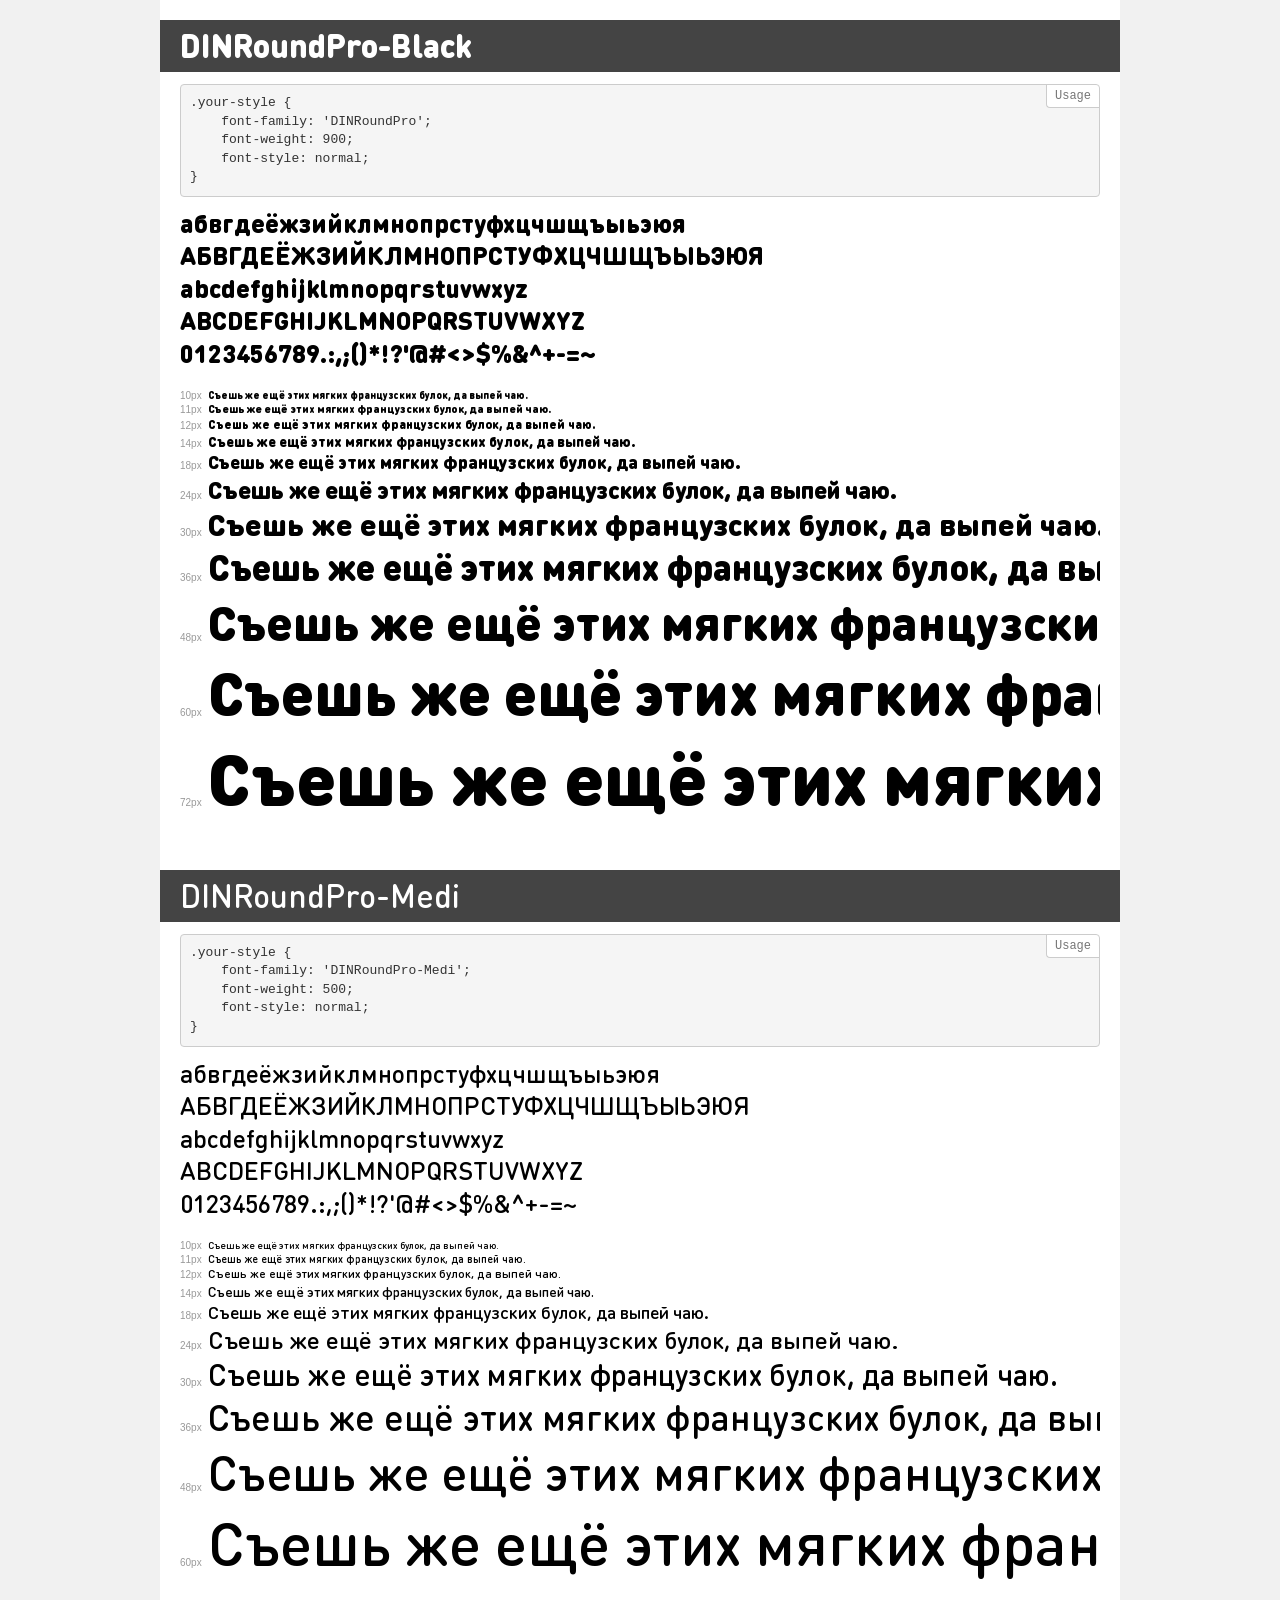
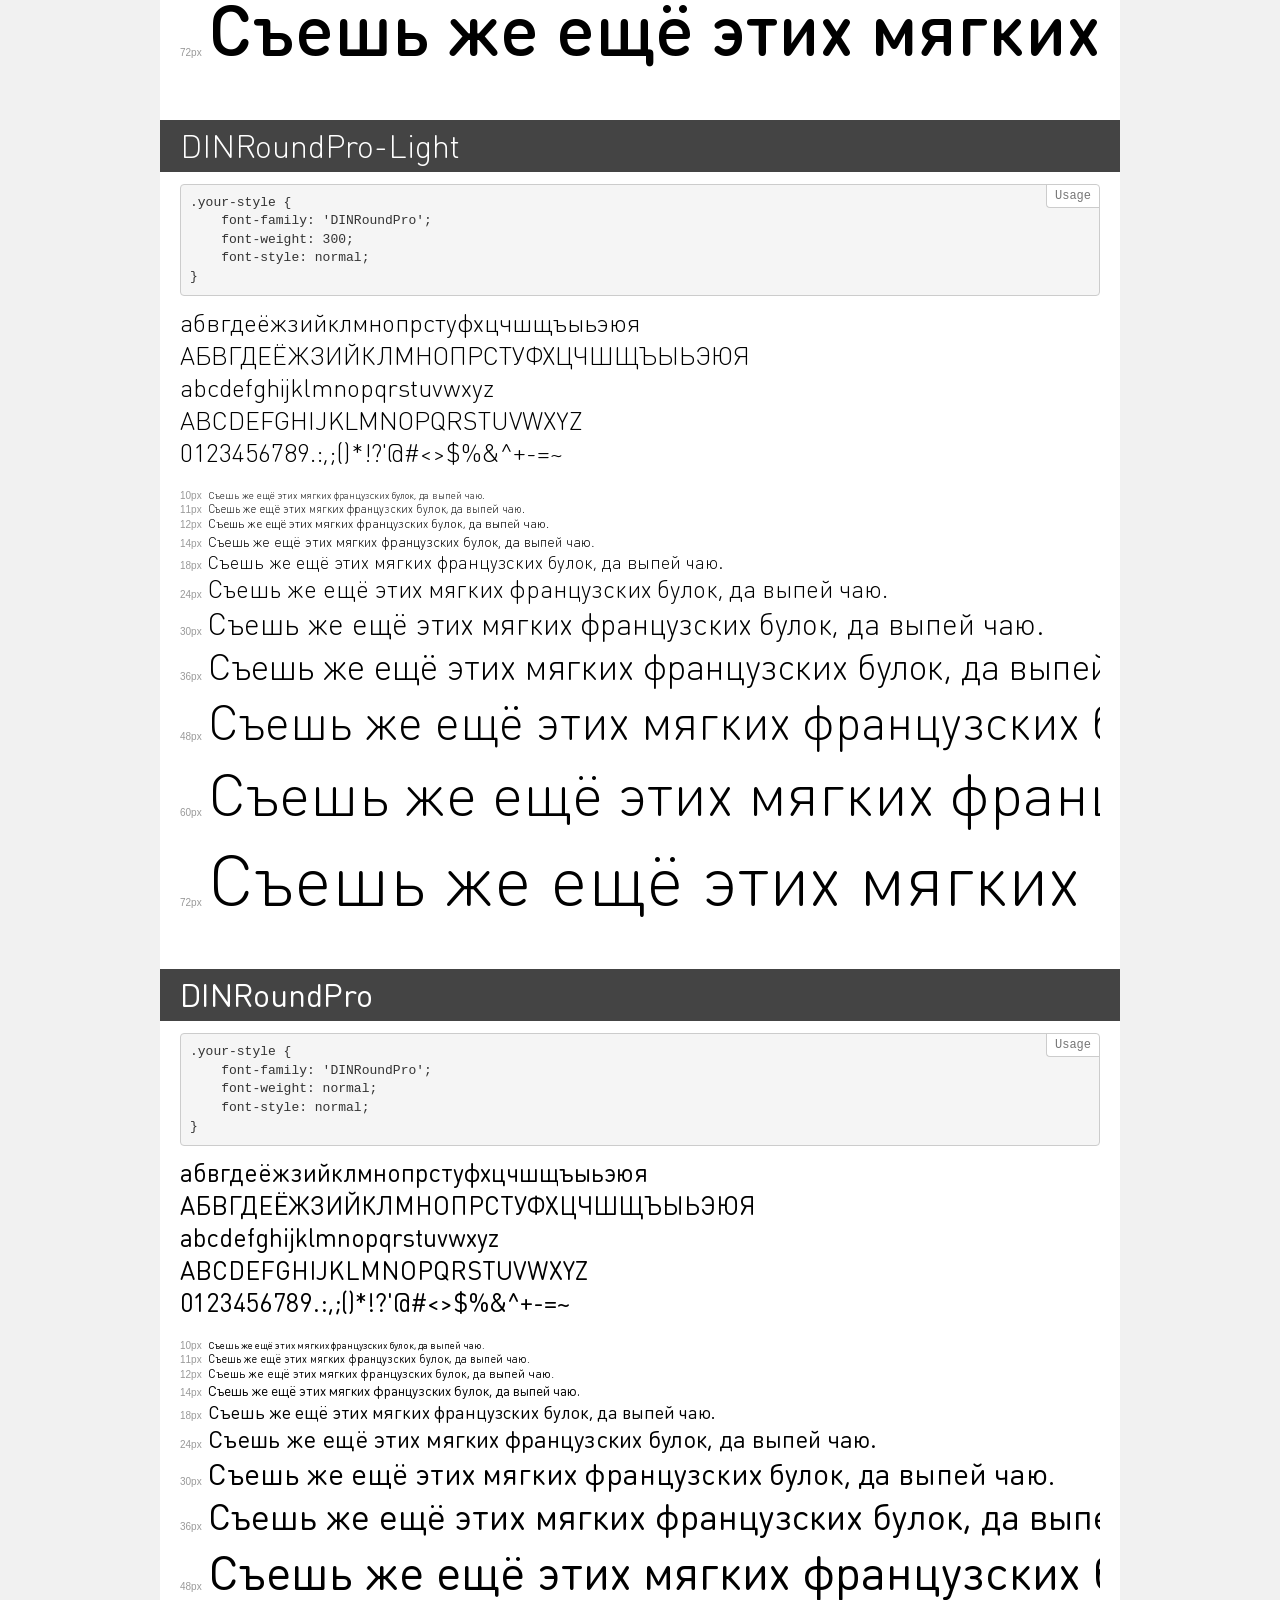
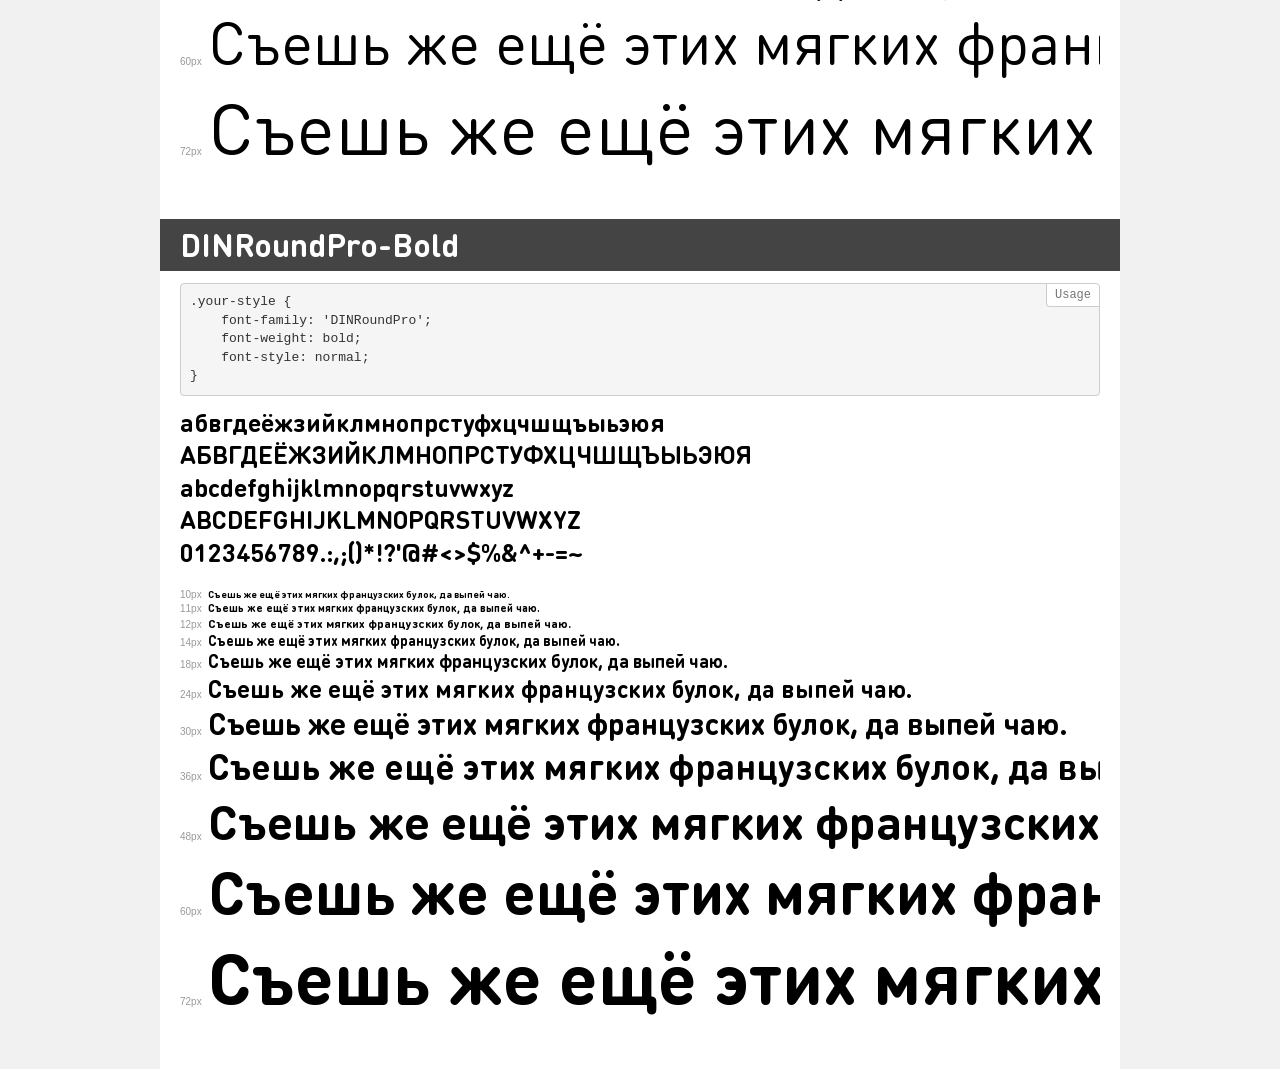
<file: fonts/services/demo.html>
<!DOCTYPE html>
<html>
<head>
    <meta charset="utf-8">
    <meta http-equiv="X-UA-Compatible" content="IE=edge">
    <meta name="viewport" content="width=device-width, initial-scale=1">
    <meta name="robots" content="noindex, noarchive">
    <meta name="format-detection" content="telephone=no">
    <title>Transfonter demo</title>
    <link href="stylesheet.css?_v=20260305144009" rel="stylesheet">
    <style>
        /*
        http://meyerweb.com/eric/tools/css/reset/
        v2.0 | 20110126
        License: none (public domain)
        */
        html, body, div, span, applet, object, iframe,
        h1, h2, h3, h4, h5, h6, p, blockquote, pre,
        a, abbr, acronym, address, big, cite, code,
        del, dfn, em, img, ins, kbd, q, s, samp,
        small, strike, strong, sub, sup, tt, var,
        b, u, i, center,
        dl, dt, dd, ol, ul, li,
        fieldset, form, label, legend,
        table, caption, tbody, tfoot, thead, tr, th, td,
        article, aside, canvas, details, embed,
        figure, figcaption, footer, header, hgroup,
        menu, nav, output, ruby, section, summary,
        time, mark, audio, video {
            margin: 0;
            padding: 0;
            border: 0;
            font-size: 100%;
            font: inherit;
            vertical-align: baseline;
        }
        /* HTML5 display-role reset for older browsers */
        article, aside, details, figcaption, figure,
        footer, header, hgroup, menu, nav, section {
            display: block;
        }
        body {
            line-height: 1;
        }
        ol, ul {
            list-style: none;
        }
        blockquote, q {
            quotes: none;
        }
        blockquote:before, blockquote:after,
        q:before, q:after {
            content: '';
            content: none;
        }
        table {
            border-collapse: collapse;
            border-spacing: 0;
        }
        /* common styles */
        body {
            background: #f1f1f1;
            color: #000;
        }
        .page {
            background: #fff;
            width: 920px;
            margin: 0 auto;
            padding: 20px 20px 0 20px;
            overflow: hidden;
        }
        .font-container {
            overflow-x: auto;
            overflow-y: hidden;
            margin-bottom: 40px;
            line-height: 1.3;
            white-space: nowrap;
            padding-bottom: 5px;
        }
        h1 {
            position: relative;
            background: #444;
            font-size: 32px;
            color: #fff;
            padding: 10px 20px;
            margin: 0 -20px 12px -20px;
        }
        .letters {
            font-size: 25px;
            margin-bottom: 20px;
        }
        .s10:before {
            content: '10px';
        }
        .s11:before {
            content: '11px';
        }
        .s12:before {
            content: '12px';
        }
        .s14:before {
            content: '14px';
        }
        .s18:before {
            content: '18px';
        }
        .s24:before {
            content: '24px';
        }
        .s30:before {
            content: '30px';
        }
        .s36:before {
            content: '36px';
        }
        .s48:before {
            content: '48px';
        }
        .s60:before {
            content: '60px';
        }
        .s72:before {
            content: '72px';
        }
        .s10:before, .s11:before, .s12:before, .s14:before,
        .s18:before, .s24:before, .s30:before, .s36:before,
        .s48:before, .s60:before, .s72:before {
            font-family: Arial, sans-serif;
            font-size: 10px;
            font-weight: normal;
            font-style: normal;
            color: #999;
            padding-right: 6px;
        }
        pre {
            display: block;
            position: relative;
            padding: 9px;
            margin: 0 0 10px;
            font-family: Monaco, Menlo, Consolas, "Courier New", monospace !important;
            font-size: 13px;
            line-height: 1.428571429;
            color: #333;
            font-weight: normal !important;
            font-style: normal !important;
            background-color: #f5f5f5;
            border: 1px solid #ccc;
            overflow-x: auto;
            border-radius: 4px;
        }
        pre:after {
            display: block;
            position: absolute;
            right: 0;
            top: 0;
            content: 'Usage';
            line-height: 1;
            padding: 5px 8px;
            font-size: 12px;
            color: #767676;
            background-color: #fff;
            border: 1px solid #ccc;
            border-right: none;
            border-top: none;
            border-radius: 0 4px 0 4px;
            z-index: 10;
        }
        /* responsive */
        @media (max-width: 959px) {
            .page {
                width: auto;
                margin: 0;
            }
        }
    </style>
</head>
<body>
<div class="page">
    <div class="demo" style="font-family: 'DINRoundPro'; font-weight: 900; font-style: normal;">
        <h1>DINRoundPro-Black</h1>
        <pre>.your-style {
    font-family: 'DINRoundPro';
    font-weight: 900;
    font-style: normal;
}</pre>
        <div class="font-container">
            <p class="letters">
                абвгдеёжзийклмнопрстуфхцчшщъыьэюя<br>
АБВГДЕЁЖЗИЙКЛМНОПРСТУФХЦЧШЩЪЫЬЭЮЯ<br>
abcdefghijklmnopqrstuvwxyz<br>
ABCDEFGHIJKLMNOPQRSTUVWXYZ<br>
                0123456789.:,;()*!?'@#<>$%&^+-=~
            </p>
            <p class="s10" style="font-size: 10px;">Съешь же ещё этих мягких французских булок, да выпей чаю.</p>
            <p class="s11" style="font-size: 11px;">Съешь же ещё этих мягких французских булок, да выпей чаю.</p>
            <p class="s12" style="font-size: 12px;">Съешь же ещё этих мягких французских булок, да выпей чаю.</p>
            <p class="s14" style="font-size: 14px;">Съешь же ещё этих мягких французских булок, да выпей чаю.</p>
            <p class="s18" style="font-size: 18px;">Съешь же ещё этих мягких французских булок, да выпей чаю.</p>
            <p class="s24" style="font-size: 24px;">Съешь же ещё этих мягких французских булок, да выпей чаю.</p>
            <p class="s30" style="font-size: 30px;">Съешь же ещё этих мягких французских булок, да выпей чаю.</p>
            <p class="s36" style="font-size: 36px;">Съешь же ещё этих мягких французских булок, да выпей чаю.</p>
            <p class="s48" style="font-size: 48px;">Съешь же ещё этих мягких французских булок, да выпей чаю.</p>
            <p class="s60" style="font-size: 60px;">Съешь же ещё этих мягких французских булок, да выпей чаю.</p>
            <p class="s72" style="font-size: 72px;">Съешь же ещё этих мягких французских булок, да выпей чаю.</p>
        </div>
    </div>
    <div class="demo" style="font-family: 'DINRoundPro-Medi'; font-weight: 500; font-style: normal;">
        <h1>DINRoundPro-Medi</h1>
        <pre>.your-style {
    font-family: 'DINRoundPro-Medi';
    font-weight: 500;
    font-style: normal;
}</pre>
        <div class="font-container">
            <p class="letters">
                абвгдеёжзийклмнопрстуфхцчшщъыьэюя<br>
АБВГДЕЁЖЗИЙКЛМНОПРСТУФХЦЧШЩЪЫЬЭЮЯ<br>
abcdefghijklmnopqrstuvwxyz<br>
ABCDEFGHIJKLMNOPQRSTUVWXYZ<br>
                0123456789.:,;()*!?'@#<>$%&^+-=~
            </p>
            <p class="s10" style="font-size: 10px;">Съешь же ещё этих мягких французских булок, да выпей чаю.</p>
            <p class="s11" style="font-size: 11px;">Съешь же ещё этих мягких французских булок, да выпей чаю.</p>
            <p class="s12" style="font-size: 12px;">Съешь же ещё этих мягких французских булок, да выпей чаю.</p>
            <p class="s14" style="font-size: 14px;">Съешь же ещё этих мягких французских булок, да выпей чаю.</p>
            <p class="s18" style="font-size: 18px;">Съешь же ещё этих мягких французских булок, да выпей чаю.</p>
            <p class="s24" style="font-size: 24px;">Съешь же ещё этих мягких французских булок, да выпей чаю.</p>
            <p class="s30" style="font-size: 30px;">Съешь же ещё этих мягких французских булок, да выпей чаю.</p>
            <p class="s36" style="font-size: 36px;">Съешь же ещё этих мягких французских булок, да выпей чаю.</p>
            <p class="s48" style="font-size: 48px;">Съешь же ещё этих мягких французских булок, да выпей чаю.</p>
            <p class="s60" style="font-size: 60px;">Съешь же ещё этих мягких французских булок, да выпей чаю.</p>
            <p class="s72" style="font-size: 72px;">Съешь же ещё этих мягких французских булок, да выпей чаю.</p>
        </div>
    </div>
    <div class="demo" style="font-family: 'DINRoundPro'; font-weight: 300; font-style: normal;">
        <h1>DINRoundPro-Light</h1>
        <pre>.your-style {
    font-family: 'DINRoundPro';
    font-weight: 300;
    font-style: normal;
}</pre>
        <div class="font-container">
            <p class="letters">
                абвгдеёжзийклмнопрстуфхцчшщъыьэюя<br>
АБВГДЕЁЖЗИЙКЛМНОПРСТУФХЦЧШЩЪЫЬЭЮЯ<br>
abcdefghijklmnopqrstuvwxyz<br>
ABCDEFGHIJKLMNOPQRSTUVWXYZ<br>
                0123456789.:,;()*!?'@#<>$%&^+-=~
            </p>
            <p class="s10" style="font-size: 10px;">Съешь же ещё этих мягких французских булок, да выпей чаю.</p>
            <p class="s11" style="font-size: 11px;">Съешь же ещё этих мягких французских булок, да выпей чаю.</p>
            <p class="s12" style="font-size: 12px;">Съешь же ещё этих мягких французских булок, да выпей чаю.</p>
            <p class="s14" style="font-size: 14px;">Съешь же ещё этих мягких французских булок, да выпей чаю.</p>
            <p class="s18" style="font-size: 18px;">Съешь же ещё этих мягких французских булок, да выпей чаю.</p>
            <p class="s24" style="font-size: 24px;">Съешь же ещё этих мягких французских булок, да выпей чаю.</p>
            <p class="s30" style="font-size: 30px;">Съешь же ещё этих мягких французских булок, да выпей чаю.</p>
            <p class="s36" style="font-size: 36px;">Съешь же ещё этих мягких французских булок, да выпей чаю.</p>
            <p class="s48" style="font-size: 48px;">Съешь же ещё этих мягких французских булок, да выпей чаю.</p>
            <p class="s60" style="font-size: 60px;">Съешь же ещё этих мягких французских булок, да выпей чаю.</p>
            <p class="s72" style="font-size: 72px;">Съешь же ещё этих мягких французских булок, да выпей чаю.</p>
        </div>
    </div>
    <div class="demo" style="font-family: 'DINRoundPro'; font-weight: normal; font-style: normal;">
        <h1>DINRoundPro</h1>
        <pre>.your-style {
    font-family: 'DINRoundPro';
    font-weight: normal;
    font-style: normal;
}</pre>
        <div class="font-container">
            <p class="letters">
                абвгдеёжзийклмнопрстуфхцчшщъыьэюя<br>
АБВГДЕЁЖЗИЙКЛМНОПРСТУФХЦЧШЩЪЫЬЭЮЯ<br>
abcdefghijklmnopqrstuvwxyz<br>
ABCDEFGHIJKLMNOPQRSTUVWXYZ<br>
                0123456789.:,;()*!?'@#<>$%&^+-=~
            </p>
            <p class="s10" style="font-size: 10px;">Съешь же ещё этих мягких французских булок, да выпей чаю.</p>
            <p class="s11" style="font-size: 11px;">Съешь же ещё этих мягких французских булок, да выпей чаю.</p>
            <p class="s12" style="font-size: 12px;">Съешь же ещё этих мягких французских булок, да выпей чаю.</p>
            <p class="s14" style="font-size: 14px;">Съешь же ещё этих мягких французских булок, да выпей чаю.</p>
            <p class="s18" style="font-size: 18px;">Съешь же ещё этих мягких французских булок, да выпей чаю.</p>
            <p class="s24" style="font-size: 24px;">Съешь же ещё этих мягких французских булок, да выпей чаю.</p>
            <p class="s30" style="font-size: 30px;">Съешь же ещё этих мягких французских булок, да выпей чаю.</p>
            <p class="s36" style="font-size: 36px;">Съешь же ещё этих мягких французских булок, да выпей чаю.</p>
            <p class="s48" style="font-size: 48px;">Съешь же ещё этих мягких французских булок, да выпей чаю.</p>
            <p class="s60" style="font-size: 60px;">Съешь же ещё этих мягких французских булок, да выпей чаю.</p>
            <p class="s72" style="font-size: 72px;">Съешь же ещё этих мягких французских булок, да выпей чаю.</p>
        </div>
    </div>
    <div class="demo" style="font-family: 'DINRoundPro'; font-weight: bold; font-style: normal;">
        <h1>DINRoundPro-Bold</h1>
        <pre>.your-style {
    font-family: 'DINRoundPro';
    font-weight: bold;
    font-style: normal;
}</pre>
        <div class="font-container">
            <p class="letters">
                абвгдеёжзийклмнопрстуфхцчшщъыьэюя<br>
АБВГДЕЁЖЗИЙКЛМНОПРСТУФХЦЧШЩЪЫЬЭЮЯ<br>
abcdefghijklmnopqrstuvwxyz<br>
ABCDEFGHIJKLMNOPQRSTUVWXYZ<br>
                0123456789.:,;()*!?'@#<>$%&^+-=~
            </p>
            <p class="s10" style="font-size: 10px;">Съешь же ещё этих мягких французских булок, да выпей чаю.</p>
            <p class="s11" style="font-size: 11px;">Съешь же ещё этих мягких французских булок, да выпей чаю.</p>
            <p class="s12" style="font-size: 12px;">Съешь же ещё этих мягких французских булок, да выпей чаю.</p>
            <p class="s14" style="font-size: 14px;">Съешь же ещё этих мягких французских булок, да выпей чаю.</p>
            <p class="s18" style="font-size: 18px;">Съешь же ещё этих мягких французских булок, да выпей чаю.</p>
            <p class="s24" style="font-size: 24px;">Съешь же ещё этих мягких французских булок, да выпей чаю.</p>
            <p class="s30" style="font-size: 30px;">Съешь же ещё этих мягких французских булок, да выпей чаю.</p>
            <p class="s36" style="font-size: 36px;">Съешь же ещё этих мягких французских булок, да выпей чаю.</p>
            <p class="s48" style="font-size: 48px;">Съешь же ещё этих мягких французских булок, да выпей чаю.</p>
            <p class="s60" style="font-size: 60px;">Съешь же ещё этих мягких французских булок, да выпей чаю.</p>
            <p class="s72" style="font-size: 72px;">Съешь же ещё этих мягких французских булок, да выпей чаю.</p>
        </div>
    </div>
</div>
</body>
</html>
</file>
<file: fonts/services/stylesheet.css>
@font-face {
    font-family: 'DINRoundPro';
    src: url('DINRoundPro-Black.eot');
    src: local('DINRoundPro-Black'),
        url('DINRoundPro-Black.eot?#iefix') format('embedded-opentype'),
        url('DINRoundPro-Black.woff2') format('woff2'),
        url('DINRoundPro-Black.woff') format('woff'),
        url('DINRoundPro-Black.ttf') format('truetype');
    font-weight: 900;
    font-style: normal;
}

@font-face {
    font-family: 'DINRoundPro-Medi';
    src: url('DINRoundPro-Medi.eot');
    src: local('DINRoundPro-Medi'),
        url('DINRoundPro-Medi.eot?#iefix') format('embedded-opentype'),
        url('DINRoundPro-Medi.woff2') format('woff2'),
        url('DINRoundPro-Medi.woff') format('woff'),
        url('DINRoundPro-Medi.ttf') format('truetype');
    font-weight: 500;
    font-style: normal;
}

@font-face {
    font-family: 'DINRoundPro';
    src: url('DINRoundPro-Light.eot');
    src: local('DINRoundPro-Light'),
        url('DINRoundPro-Light.eot?#iefix') format('embedded-opentype'),
        url('DINRoundPro-Light.woff2') format('woff2'),
        url('DINRoundPro-Light.woff') format('woff'),
        url('DINRoundPro-Light.ttf') format('truetype');
    font-weight: 300;
    font-style: normal;
}

@font-face {
    font-family: 'DINRoundPro';
    src: url('DINRoundPro.eot');
    src: local('DINRoundPro'),
        url('DINRoundPro.eot?#iefix') format('embedded-opentype'),
        url('DINRoundPro.woff2') format('woff2'),
        url('DINRoundPro.woff') format('woff'),
        url('DINRoundPro.ttf') format('truetype');
    font-weight: normal;
    font-style: normal;
}

@font-face {
    font-family: 'DINRoundPro';
    src: url('DINRoundPro-Bold.eot');
    src: local('DINRoundPro-Bold'),
        url('DINRoundPro-Bold.eot?#iefix') format('embedded-opentype'),
        url('DINRoundPro-Bold.woff2') format('woff2'),
        url('DINRoundPro-Bold.woff') format('woff'),
        url('DINRoundPro-Bold.ttf') format('truetype');
    font-weight: bold;
    font-style: normal;
}
</file>
